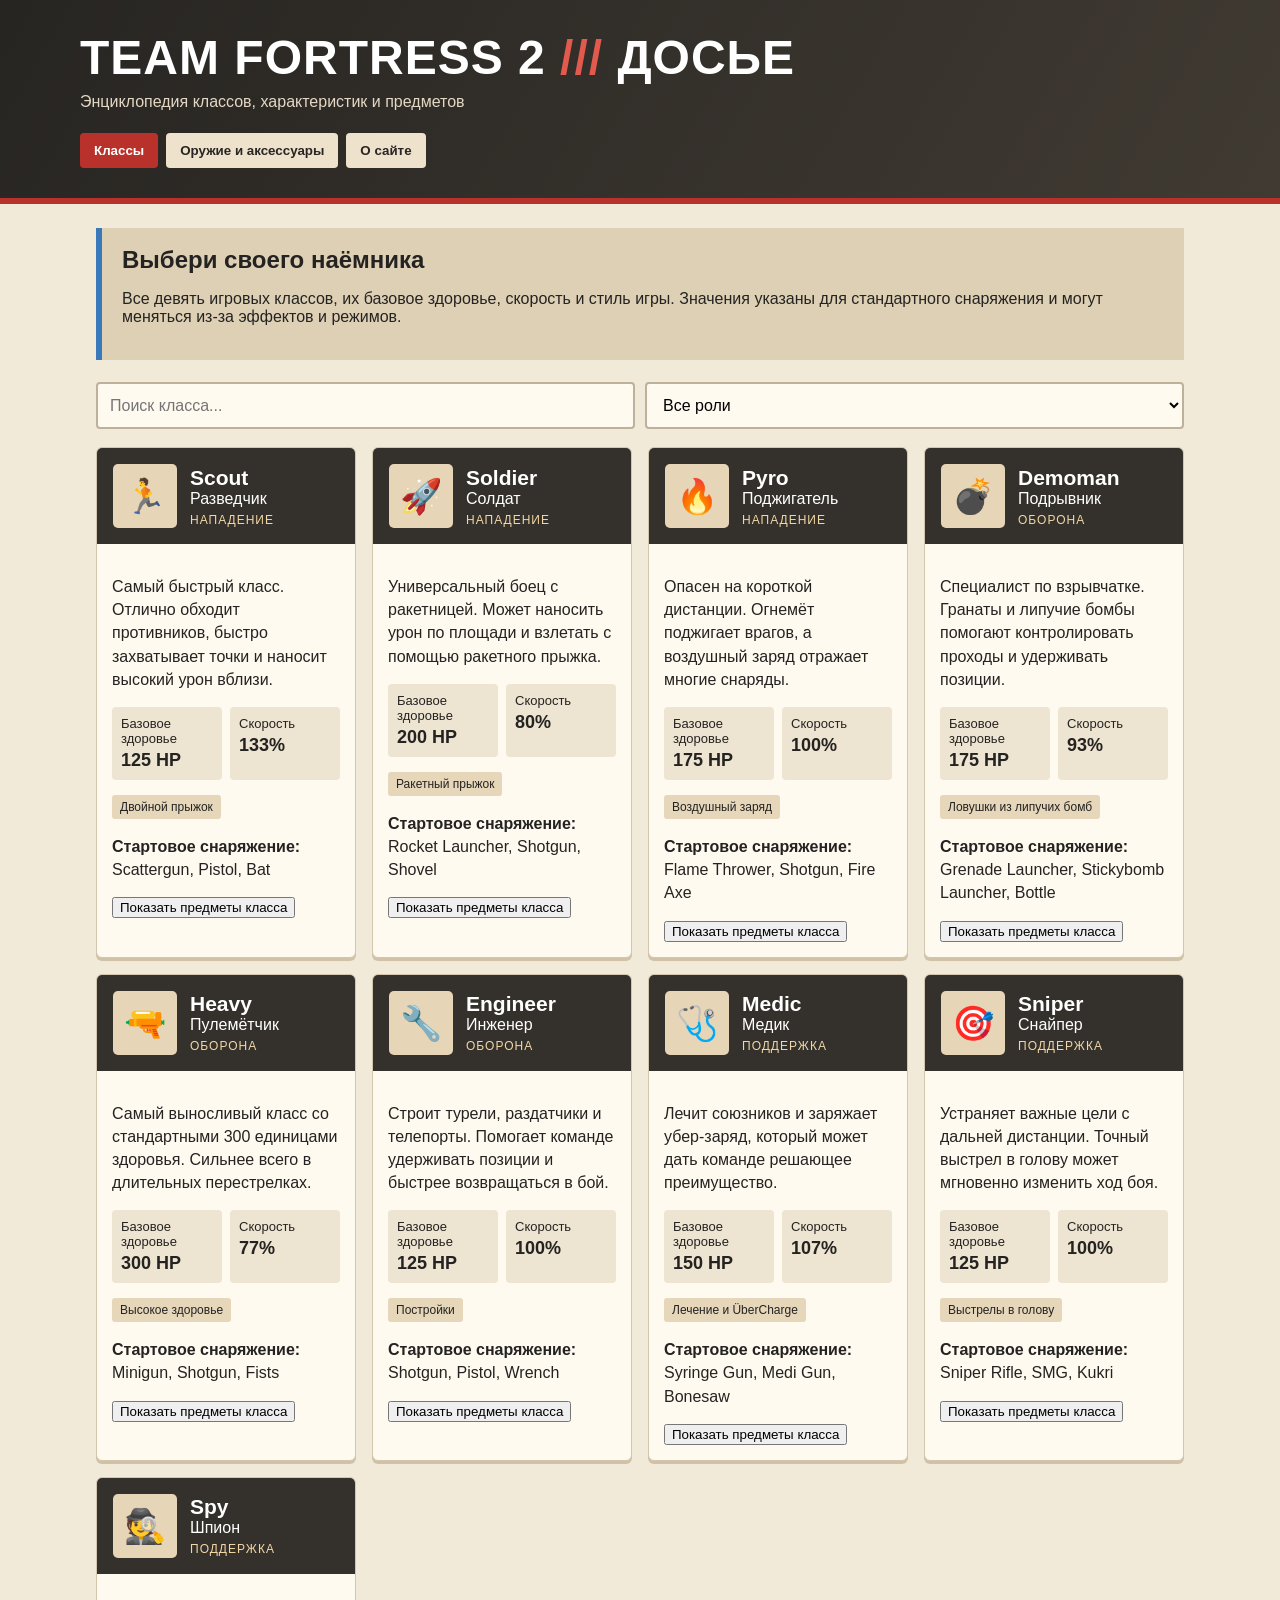
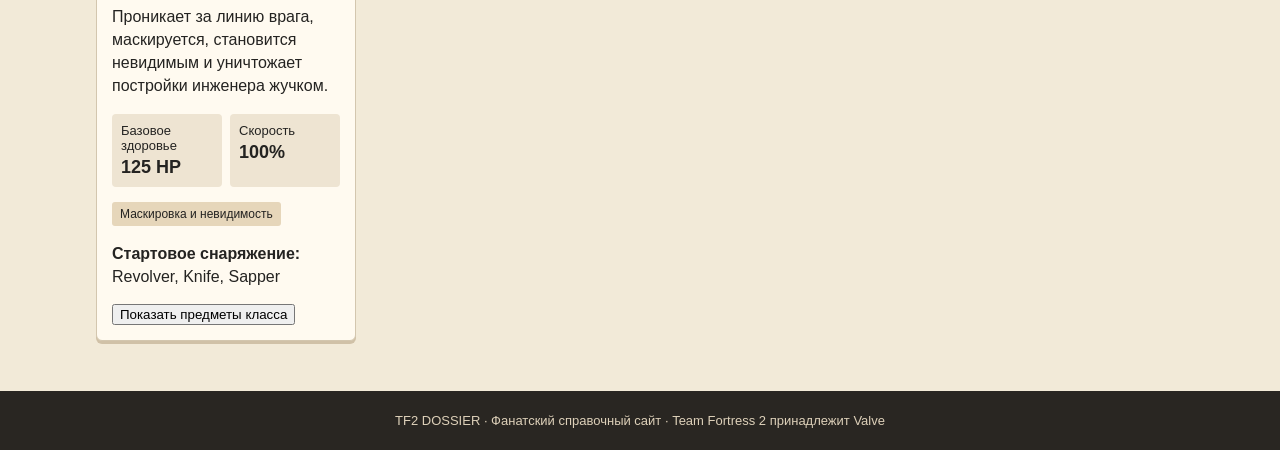
<file: index.html>
<!DOCTYPE html>
<html lang="ru">
<head>
<meta charset="UTF-8">
<meta name="viewport" content="width=device-width, initial-scale=1.0">
<title>TF2 — Энциклопедия</title>
<link rel="stylesheet" href="style.css">
</head>
<body>
<header>
 <div class="wrap">
  <h1 class="logo">TEAM FORTRESS 2 <span style="color:#e15a4d">///</span> ДОСЬЕ</h1>
  <p>Энциклопедия классов, характеристик и предметов</p>
  <nav>
   <button class="active" data-tab="classes">Классы</button>
   <button data-tab="items">Оружие и аксессуары</button>
   <button data-tab="about">О сайте</button>
  </nav>
 </div>
</header>
<main class="wrap">
 <section id="classes">
  <div class="hero"><h2>Выбери своего наёмника</h2><p>Все девять игровых классов, их базовое здоровье, скорость и стиль игры. Значения указаны для стандартного снаряжения и могут меняться из-за эффектов и режимов.</p></div>
  <div class="searchbar">
   <input id="classSearch" placeholder="Поиск класса..." aria-label="Поиск класса">
   <select id="roleFilter" aria-label="Фильтр по роли">
    <option value="all">Все роли</option><option value="Нападение">Нападение</option><option value="Оборона">Оборона</option><option value="Поддержка">Поддержка</option>
   </select>
  </div>
  <div id="classGrid" class="grid"></div>
 </section>
 <section id="items" class="hidden">
  <div class="hero"><h2>Оружие и аксессуары</h2><p>Просматривай оружие, шапки и другие аксессуары. Кнопка открывает поиск предмета на Торговой площадке Steam. Есть поиск по классу, типу и редкости. Карточки оформлены в стиле TF2; эмодзи используются как локальные иллюстрации, чтобы сайт работал и без загрузки картинок.</p></div>
  <div class="searchbar">
   <input id="itemSearch" placeholder="Найти оружие или предмет..." aria-label="Поиск предмета">
   <select id="itemClassFilter" aria-label="Фильтр предметов по классу"><option value="all">Все классы</option></select>
   <select id="itemTypeFilter" aria-label="Фильтр по типу"><option value="all">Оружие и аксессуары</option><option value="Оружие">Оружие</option><option value="Аксессуар">Аксессуары</option></select>
   <select id="rarityFilter" aria-label="Фильтр по редкости"><option value="all">Любая редкость</option><option value="Обычное">Обычные</option><option value="Редкое">Редкие</option><option value="Необычное">Необычные</option><option value="Чрезвычайно редкое">Чрезвычайно редкие</option></select>
  </div>
  <div id="itemGrid" class="grid"></div>
  <p class="notice">Важно: сайт не показывает выдуманные цены. Кнопка открывает поиск предмета на Steam Community Market; доступность и цены проверяй на самой площадке.</p>
 </section>
 <section id="about" class="hidden">
  <div class="hero"><h2>Об энциклопедии</h2><p>Мини-сайт сделан только на HTML, CSS и JavaScript — без библиотек и дополнительных установок.</p></div>
  <div class="card"><div class="cardbody">
   <h3>Что умеет сайт?</h3>
   <ul><li>Просматривать 9 классов TF2 и их базовые характеристики.</li><li>Искать персонажей и фильтровать их по роли.</li><li>Искать оружие и аксессуары по названию, классу, типу и редкости.</li><li>Переходить к поиску предмета на Торговой площадке Steam.</li></ul>
   <p class="notice">Это фанатский справочный проект, не связанный с Valve. Цены не загружаются автоматически; для актуальных данных нужна интеграция с источником рыночных цен.</p>
   <p>Справочник классов: <a href="https://wiki.teamfortress.com/wiki/Classes" target="_blank" rel="noopener">Official Team Fortress Wiki</a>.</p>
  </div></div>
 </section>
</main>
<footer>TF2 DOSSIER · Фанатский справочный сайт · Team Fortress 2 принадлежит Valve</footer>
<script src="script.js"></script>
</body>
</html>
</file>
<file: style.css>
:root{--red:#b8322b;--blue:#3978b9;--ink:#242321;--paper:#f2ead8;--card:#fffaf0;--muted:#716b60}
*{box-sizing:border-box}
body{margin:0;background:var(--paper);color:var(--ink);font-family:Arial,Helvetica,sans-serif}
header{background:linear-gradient(120deg,#272522,#403a32);color:#fff;padding:30px 18px;border-bottom:6px solid var(--red)}
.wrap{max-width:1120px;margin:auto}
.logo{font-size:clamp(28px,5vw,48px);font-weight:900;letter-spacing:1px;margin:0}
header p{color:#e4d8c5;margin:8px 0 0}
nav{display:flex;gap:8px;flex-wrap:wrap;margin-top:22px}
nav button,.filter button{border:0;padding:10px 14px;font-weight:800;cursor:pointer;border-radius:4px;background:#eee2cc;color:#282522}
nav button.active,nav button:hover{background:var(--red);color:white}
main{padding:24px 16px 50px}
.hero{background:#ded0b5;border-left:6px solid var(--blue);padding:18px 20px;margin-bottom:22px}
.hero h2{margin:0 0 8px}
.searchbar{display:flex;gap:10px;flex-wrap:wrap;margin:18px 0}
input,select{font:inherit;padding:12px;border:2px solid #bdb19b;border-radius:4px;background:#fffaf0;min-width:190px;flex:1}
.grid{display:grid;grid-template-columns:repeat(auto-fit,minmax(245px,1fr));gap:16px}
.card{background:var(--card);border:1px solid #d3c6ae;border-radius:6px;overflow:hidden;box-shadow:0 3px 0 #d0c1a7}
.cardtop{padding:16px;color:#fff;background:#34312c;display:flex;align-items:center;gap:13px}
.avatar{width:64px;height:64px;border-radius:5px;background:#e7d5b7;display:grid;place-items:center;font-size:34px;flex-shrink:0}
.cardtop h3{margin:0;font-size:21px}.role{font-size:12px;text-transform:uppercase;letter-spacing:1px;color:#f2d7a5;margin-top:5px}
.cardbody{padding:15px}
.cardbody p{line-height:1.45}
.stats{display:grid;grid-template-columns:1fr 1fr;gap:8px;margin:12px 0}
.stat{background:#eee4d2;padding:9px;border-radius:4px;font-size:13px}
.stat strong{display:block;font-size:18px;margin-top:4px}
.tag{display:inline-block;background:#e6d6ba;padding:5px 8px;border-radius:3px;font-size:12px;margin:3px 3px 0 0}
.item-card{display:flex;flex-direction:column}
.item-icon{height:142px;background:radial-gradient(circle at 50% 25%,#fff4d9 0,#e8d6b6 48%,#c9b38e 100%);display:grid;place-items:center;font-size:60px;position:relative;overflow:hidden}
.item-icon:before{content:"TF2";position:absolute;right:10px;bottom:4px;font-weight:900;font-size:17px;letter-spacing:2px;color:#7e6c50;opacity:.6}
.item-icon span{filter:drop-shadow(0 6px 4px #75634a66);transform:scale(1.08)}
.rarity{display:inline-block;margin:3px 4px 0 0;padding:5px 8px;border-radius:4px;background:#e7e1d2;color:#38332c;font-size:12px;font-weight:800}
.rarity.rare{background:#e4d6f6;color:#5b3191}.rarity.unusual{background:#f8d7ae;color:#8a4211}.rarity.extreme{background:#f1d4d4;color:#8c2424}
.item-stats{font-size:13px;background:#f1e7d5;border-left:3px solid var(--blue);padding:8px;margin-top:10px;border-radius:3px}
.item-card .cardtop{min-height:88px}
.item-card .cardtop h3{overflow-wrap:anywhere}
.item-art-label{font-size:11px;color:#75684f;text-transform:uppercase;letter-spacing:1px;margin-top:5px}
@media(max-width:500px){.item-icon{height:125px}input,select{min-width:100%;width:100%}.searchbar{gap:8px}}
.item-card .cardbody{flex:1}
a.market{display:inline-block;margin-top:8px;background:#3978b9;color:white;padding:9px 11px;border-radius:4px;text-decoration:none;font-weight:bold}
a.market:hover{background:#245b91}
.notice{font-size:13px;color:var(--muted);line-height:1.5}
.section-title{margin:28px 0 12px}
footer{background:#292622;color:#ddd0b9;text-align:center;padding:22px;font-size:13px}
.hidden{display:none!important}
@media(max-width:500px){.cardtop{align-items:flex-start}.avatar{width:54px;height:54px}nav button{flex:1}}
</file>
